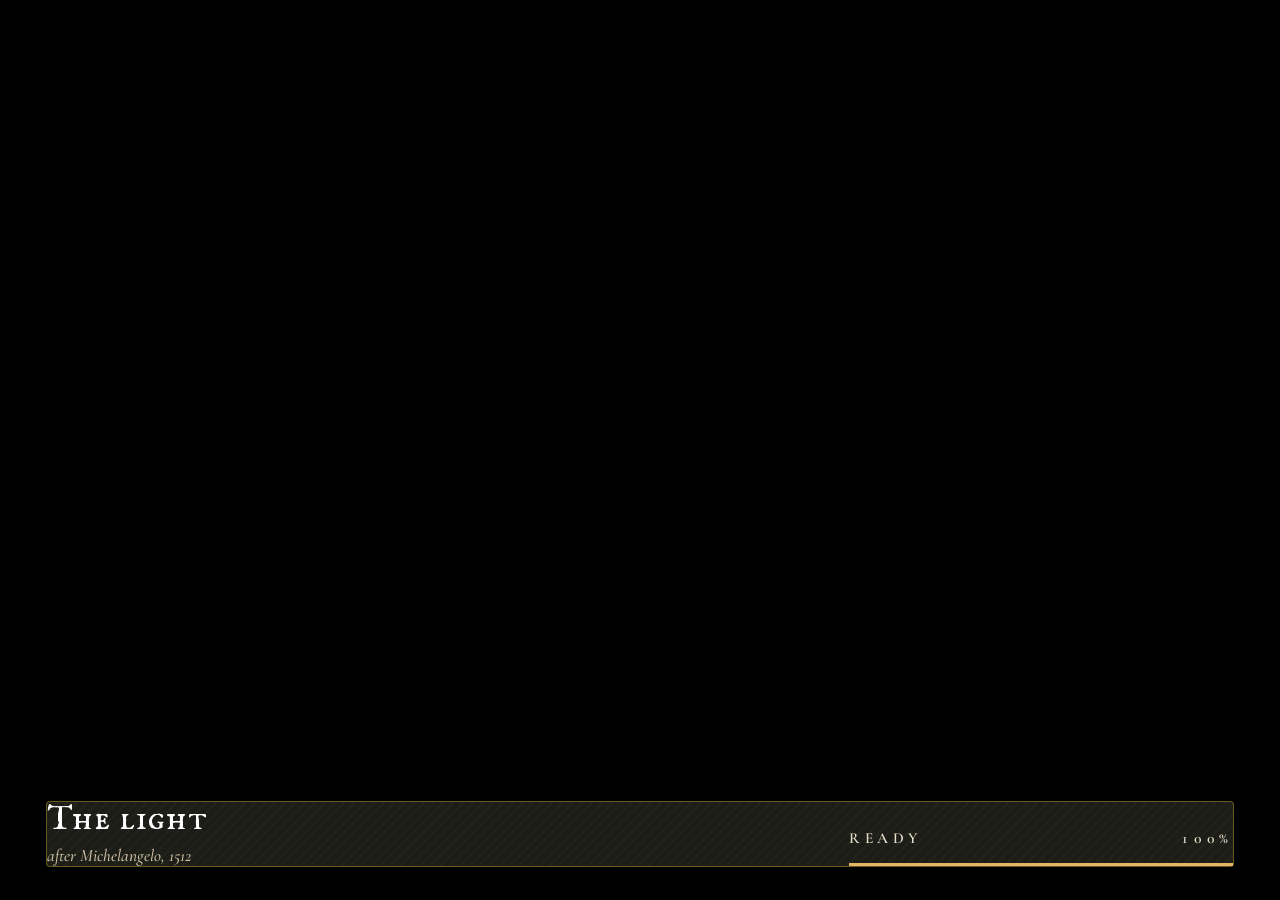
<file: index.html>
<!DOCTYPE html>
<html lang="en">
<head>
<meta charset="utf-8">
<title>Dot War</title>
<link rel="stylesheet" href="assets/fonts/fonts.css">
<link rel="stylesheet" href="style.css">
</head>
<body>
<!-- Open-map layout (patch 0.2b, Kaan's pick): the map fills the window; small panels float over it. -->
<div id="main">
  <canvas id="game"></canvas>
</div>
<div id="top" class="hud">
  <div id="resources"></div>
  <button id="idleBtn" class="hidden" title="Idle Workers: click or press I to select the next one and centre the view"></button>
</div>
<div id="topRight" class="hud">
  <div id="clock">00:00</div>
  <div id="speedbox">
    <button data-speed="0" title="Pause (Space)">❚❚</button>
    <button data-speed="1" class="on" title="Normal">1×</button>
    <button data-speed="2" title="Fast">2×</button>
    <button data-speed="4" title="Very fast">4×</button>
  </div>
  <button id="menuBtn" title="Menu (Esc from the menu returns)">Menu</button>
  <button id="musicBtn" title="Music on / off">♫</button>
  <button id="helpBtn" title="Controls (F1)">?</button>
</div>
<div id="miniBox" class="hud"><canvas id="minimap" width="284" height="284"></canvas></div>
<div id="groupBar" aria-label="Groups"></div>
<div id="panel" class="hud">
  <div id="tabs">
    <button data-tab="sel" class="on">Selection</button>
    <button data-tab="build">Build</button>
    <button data-tab="research">Research</button>
    <button data-tab="army">Army</button>
  </div>
  <div id="tabcontent"></div>
</div>
<div id="cmdBox" class="hud hidden"></div>
<!-- Start menu over a painting (js/menu.js builds the columns next to the canvas). -->
<div id="menu" class="hidden"><canvas aria-hidden="true"></canvas></div>
<!-- Loading screen over a painting (js/loading.js fills the plaque and drives the bar). -->
<div id="loading">
  <canvas aria-hidden="true"></canvas>
  <div class="band"></div>
  <div class="hud">
    <div class="plaque"><h2></h2><p></p></div>
    <div class="load" role="progressbar" aria-label="Loading" aria-valuemin="0" aria-valuemax="100">
      <div class="row"><span>Loading</span><span>0%</span></div>
      <div class="track"><div class="fill"></div></div>
    </div>
  </div>
  <div class="veil"></div>
</div>
<div id="help" class="hidden">
  <h2>Controls</h2>
  <ul>
    <li><b>Select:</b> left click or drag a box. <b>Shift</b> adds to the selection. <b>Double click</b> selects all of that type on screen. <b>Ctrl+A</b> selects everyone on screen.</li>
    <li><b>Right click</b> is the smart command: ground moves, an enemy attacks, your camp, mine, tapper or refinery puts them to work (a Truck hauls 120 a trip), your tower, Bunker or HQ garrisons it, your Truck is boarded, your unfinished line gets dug on. With a camp, mine, tapper, refinery or Depot selected, right click one of your Depots to make it the supply link.</li>
    <li><b>Unit commands:</b> <b>F</b> attack-move (click an enemy or a point; mortars bombard the point), <b>R</b> defend position, <b>G</b> retreat towards base, <b>X</b> stop, <b>E</b> enter (click a camp, mine, tapper, refinery, Scout Tower, Bunker, the HQ or a Truck), <b>Q</b> unload selected Trucks, <b>K</b> fill a trench (Workers), <b>V</b> throw a grenade (Riflemen, after the research). After their research: <b>M</b> mortars fire smoke, <b>L</b> mortars fire a flare, <b>C</b> a soldier blows up a barricade, wire or bridge. <b>Hold Shift</b> to queue orders back to back.</li>
    <li>Suppressed units (yellow ring) ignore target orders and fire at the closest enemy. Snipers keep their orders, take half the stress and never panic. Retreating units shed stress twice as fast and are not slowed by it.</li>
    <li><b>B</b> opens the Build tab; while it is open a letter picks what to build: <b>L</b> Lumber Camp, <b>M</b> Mine, <b>Z</b> Rubber Tapper, <b>F</b> Refinery, <b>C</b> Barracks, <b>O</b> Ordnance Works, <b>K</b> Workshop, <b>G</b> Depot, <b>R</b> R&amp;D Lab, <b>T</b> Scout Tower, <b>U</b> Bunker, <b>P</b> Field Hospital. <b>Lines:</b> <b>Y</b> trench, <b>I</b> barricade, <b>J</b> barbed wire, <b>E</b> road, <b>V</b> bridge: hold the left button and drag; the selected soldiers dig defences (Workers build roads and bridges), or idle Workers within 300 m if none are selected. <b>N</b> research overview. <b>O</b> army overview (every unit by type and what it is doing; click a number to select those units). <b>I</b> selects the next idle Worker. <b>J</b> jumps to the latest "under attack" alert. <b>H</b> jump to headquarters. <b>Tab</b> cycles factories.</li>
    <li>With a factory selected: <b>Z X C V</b> train the listed units (<b>Tab</b> shows the next four if there are more), <b>right click a unit in its list</b> to train it on repeat (again to stop), right click the map sets the rally point. With a tower selected: <b>T</b> upgrade. With a tower, Bunker or HQ selected: <b>Q</b> unload everyone. With a Truck selected, its panel shows fuel, passengers and Retrofit (next to a Workshop).</li>
    <li><b>Squadrons:</b> <b>Ctrl+1..9</b> with 2 to 12 soldiers selected forms squadron 1..9 (a soldier is in one squadron at a time); with nothing selected it clears it. <b>1..9</b> or a click on the squadron bar selects, press twice to centre the view. Orders to any member move the whole squadron in formation; <b>right-drag</b> sets the width and facing of its line. Right click a squad member with a factory selected to send new units to that squadron.</li>
    <li><b>Camera:</b> <b>W A S D</b>, arrow keys, screen edge, or hold the <b>middle mouse button</b> and drag. <b>Mouse wheel</b> zooms. Click or right click the minimap.</li>
    <li><b>Time:</b> <b>Space</b> pause, <b>,</b> slower, <b>.</b> faster. 1× is a calm pace; 2× is the original tempo.</li>
    <li><b>Weather and night:</b> the line next to the clock shows the weather, the time of day and a forecast a minute ahead. At night everyone sees half as far, a soldier who fires is seen for 3 s, and mortars fire only at what your side can see (flares and searchlights help). Rain slows movement off-road and spoils aim, fog cuts vision, snow slows infantry and digging. Direct fire needs your side to see the target.</li>
    <li>High ground: more vision, more range and damage firing downhill. Ridges block sight and bullets. Steep slopes crawl or are impassable. Forests hide units and give cover. A Scout Tower adds height to whoever is inside.</li>
    <li><b>Esc</b> cancels a command or clears the selection.</li>
  </ul>
  <p>Press <b>F1</b> or click anywhere to close.</p>
</div>
<div id="msg" class="hidden"></div>
<script src="js/util.js"></script>
<script src="js/data.js"></script>
<script src="js/icons.js"></script>
<script src="js/terrain.js"></script>
<script src="js/path.js"></script>
<script src="js/fog.js"></script>
<script src="js/entities.js"></script>
<script src="js/game.js"></script>
<script src="js/ai.js"></script>
<script src="js/render.js"></script>
<script src="js/input.js"></script>
<script src="js/portraits.js"></script>
<script src="js/ui.js"></script>
<script src="js/maps.js"></script>
<script src="js/sim.js"></script>
<script src="js/audio.js"></script>
<script src="assets/paintings/painting-fx.js"></script>
<script src="js/loading.js"></script>
<script src="js/menu.js"></script>
<script src="js/main.js"></script>
</body>
</html>
</file>
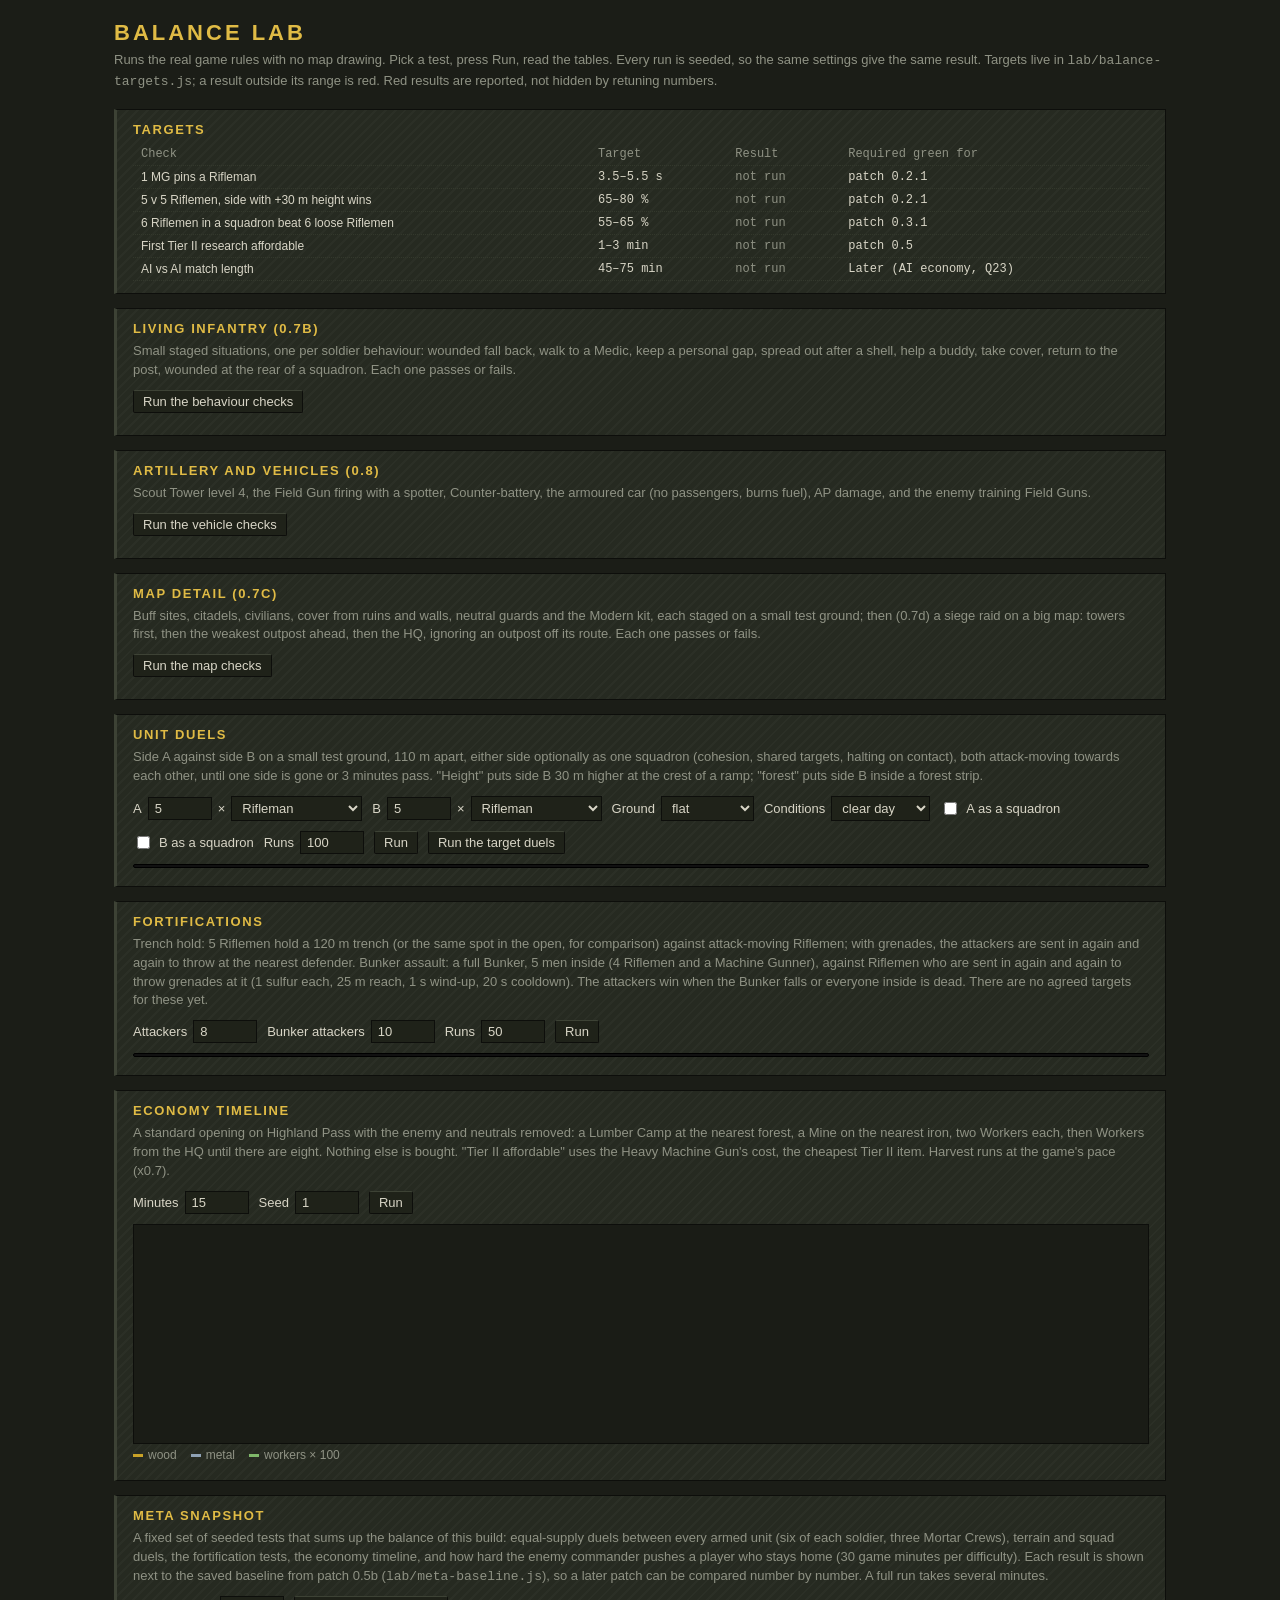
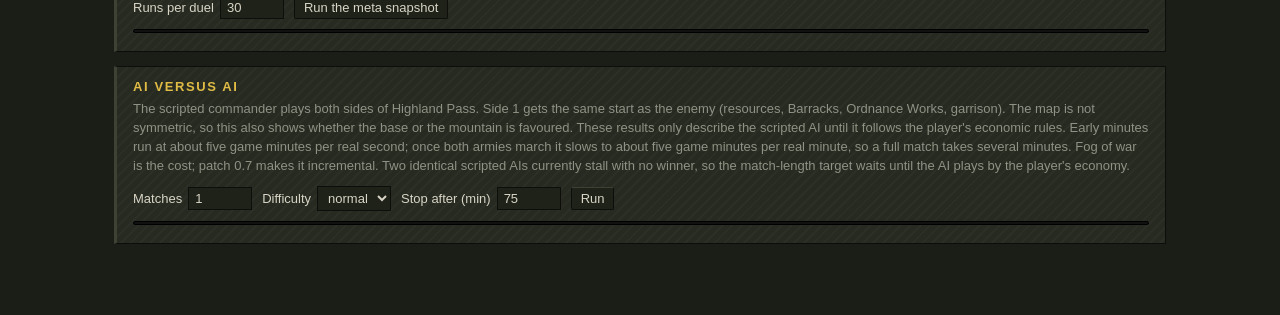
<file: lab.html>
<!DOCTYPE html>
<html lang="en">
<head>
<meta charset="utf-8">
<meta name="viewport" content="width=device-width, initial-scale=1">
<title>Dot War Balance Lab</title>
<link rel="stylesheet" href="style.css">
<style>
  html, body { height: auto; overflow: auto; user-select: text; }   /* the game's stylesheet pins the page to one screen */
  body { background: var(--bg); padding: 20px 24px 60px; max-width: 1100px; margin: 0 auto; }
  h1 { margin: 0 0 4px; font-size: 22px; color: var(--brass2); letter-spacing: 3px; text-transform: uppercase; }
  .lead { color: var(--muted); margin: 0 0 18px; line-height: 1.5; }
  .test { background-color: var(--panel); background-image: var(--stripes); border: 1px solid var(--line); border-left: 3px solid var(--edge); padding: 12px 16px; margin-bottom: 14px; }
  .test h2 { margin: 0 0 6px; font-size: 13px; text-transform: uppercase; letter-spacing: 1.6px; color: var(--brass2); }
  .test p { margin: 0 0 10px; color: var(--muted); line-height: 1.45; }
  .controls { display: flex; flex-wrap: wrap; gap: 10px; align-items: center; margin-bottom: 10px; }
  .controls label { display: flex; gap: 6px; align-items: center; color: var(--text); }
  select, input[type=number] { background: #1f2219; color: var(--text); border: 1px solid var(--line); padding: 3px 6px; font: inherit; }
  input[type=number] { width: 64px; }
  table { border-collapse: collapse; width: 100%; margin-top: 6px; font-family: Consolas, "Cascadia Mono", monospace; font-size: 12px; }
  th, td { text-align: left; padding: 4px 8px; border-bottom: 1px dotted #33382c; }
  th { color: var(--muted); font-weight: 500; }
  td.num { text-align: right; font-variant-numeric: tabular-nums; }
  .ok { color: var(--good); } .bad { color: var(--bad); font-weight: 600; } .pending { color: var(--muted); }
  .targets td:first-child { font-family: "Segoe UI", Arial, sans-serif; }
  .bar { height: 4px; margin-top: 8px; } .bar > div { width: 0; background: var(--brass); transition: width 0.2s; }
  canvas.chart { width: 100%; height: 220px; background: #1a1c16; border: 1px solid var(--line); margin-top: 8px; display: block; }
  .legend { display: flex; gap: 14px; font-size: 12px; color: var(--muted); margin-top: 4px; }
  .legend i { display: inline-block; width: 10px; height: 3px; margin-right: 5px; vertical-align: middle; }
</style>
</head>
<body>
<h1>Balance Lab</h1>
<p class="lead">Runs the real game rules with no map drawing. Pick a test, press Run, read the tables. Every run is seeded, so the same settings give the same result. Targets live in <code>lab/balance-targets.js</code>; a result outside its range is red. Red results are reported, not hidden by retuning numbers.</p>

<div class="test">
  <h2>Targets</h2>
  <table class="targets" id="targets"><tr><th>Check</th><th>Target</th><th>Result</th><th>Required green for</th></tr></table>
</div>

<div class="test">
  <h2>Living infantry (0.7b)</h2>
  <p>Small staged situations, one per soldier behaviour: wounded fall back, walk to a Medic, keep a personal gap, spread out after a shell, help a buddy, take cover, return to the post, wounded at the rear of a squadron. Each one passes or fails.</p>
  <div class="controls"><button class="btn" id="runBehaviour">Run the behaviour checks</button></div>
  <table class="targets" id="behaviourOut"></table>
</div>

<div class="test">
  <h2>Artillery and vehicles (0.8)</h2>
  <p>Scout Tower level 4, the Field Gun firing with a spotter, Counter-battery, the armoured car (no passengers, burns fuel), AP damage, and the enemy training Field Guns.</p>
  <div class="controls"><button class="btn" id="runVehicleChecks">Run the vehicle checks</button></div>
  <table class="targets" id="vehicleOut"></table>
</div>

<div class="test">
  <h2>Map detail (0.7c)</h2>
  <p>Buff sites, citadels, civilians, cover from ruins and walls, neutral guards and the Modern kit, each staged on a small test ground; then (0.7d) a siege raid on a big map: towers first, then the weakest outpost ahead, then the HQ, ignoring an outpost off its route. Each one passes or fails.</p>
  <div class="controls"><button class="btn" id="runMapChecks">Run the map checks</button></div>
  <table class="targets" id="mapOut"></table>
</div>

<div class="test">
  <h2>Unit duels</h2>
  <p>Side A against side B on a small test ground, 110 m apart, either side optionally as one squadron (cohesion, shared targets, halting on contact), both attack-moving towards each other, until one side is gone or 3 minutes pass. "Height" puts side B 30 m higher at the crest of a ramp; "forest" puts side B inside a forest strip.</p>
  <div class="controls">
    <label>A <input type="number" id="nA" value="5" min="1" max="20"> × <select id="tA"></select></label>
    <label>B <input type="number" id="nB" value="5" min="1" max="20"> × <select id="tB"></select></label>
    <label>Ground <select id="ground"><option value="flat">flat</option><option value="height">B +30 m</option><option value="forest">B in forest</option></select></label>
    <label>Conditions <select id="cond"><option value="">clear day</option><option value="night">night</option><option value="rain">rain</option><option value="fog">fog</option><option value="snow">snow</option><option value="fog-night">fog at night</option></select></label>
    <label><input type="checkbox" id="sqA"> A as a squadron</label>
    <label><input type="checkbox" id="sqB"> B as a squadron</label>
    <label>Runs <input type="number" id="runs" value="100" min="1" max="500"></label>
    <button class="btn" id="runDuel">Run</button>
    <button class="btn" id="runGates">Run the target duels</button>
  </div>
  <div class="bar" id="duelBar"><div></div></div>
  <table id="duelOut"></table>
</div>

<div class="test">
  <h2>Fortifications</h2>
  <p>Trench hold: 5 Riflemen hold a 120 m trench (or the same spot in the open, for comparison) against attack-moving Riflemen; with grenades, the attackers are sent in again and again to throw at the nearest defender. Bunker assault: a full Bunker, 5 men inside (4 Riflemen and a Machine Gunner), against Riflemen who are sent in again and again to throw grenades at it (1 sulfur each, 25 m reach, 1 s wind-up, 20 s cooldown). The attackers win when the Bunker falls or everyone inside is dead. There are no agreed targets for these yet.</p>
  <div class="controls">
    <label>Attackers <input type="number" id="fortA" value="8" min="1" max="30"></label>
    <label>Bunker attackers <input type="number" id="fortBA" value="10" min="1" max="30"></label>
    <label>Runs <input type="number" id="fortRuns" value="50" min="1" max="300"></label>
    <button class="btn" id="runFort">Run</button>
  </div>
  <div class="bar" id="fortBar"><div></div></div>
  <table id="fortOut"></table>
</div>

<div class="test">
  <h2>Economy timeline</h2>
  <p>A standard opening on Highland Pass with the enemy and neutrals removed: a Lumber Camp at the nearest forest, a Mine on the nearest iron, two Workers each, then Workers from the HQ until there are eight. Nothing else is bought. "Tier II affordable" uses the Heavy Machine Gun's cost, the cheapest Tier II item. Harvest runs at the game's pace (x0.7).</p>
  <div class="controls">
    <label>Minutes <input type="number" id="ecoMin" value="15" min="1" max="60"></label>
    <label>Seed <input type="number" id="ecoSeed" value="1"></label>
    <button class="btn" id="runEco">Run</button>
  </div>
  <canvas class="chart" id="ecoChart" width="1000" height="220"></canvas>
  <div class="legend"><span><i style="background:#c9a227"></i>wood</span><span><i style="background:#8fa2b5"></i>metal</span><span><i style="background:#7fb86a"></i>workers × 100</span></div>
  <table id="ecoOut"></table>
</div>

<div class="test">
  <h2>Meta snapshot</h2>
  <p>A fixed set of seeded tests that sums up the balance of this build: equal-supply duels between every armed unit (six of each soldier, three Mortar Crews), terrain and squad duels, the fortification tests, the economy timeline, and how hard the enemy commander pushes a player who stays home (30 game minutes per difficulty). Each result is shown next to the saved baseline from patch 0.5b (<code>lab/meta-baseline.js</code>), so a later patch can be compared number by number. A full run takes several minutes.</p>
  <div class="controls">
    <label>Runs per duel <input type="number" id="metaRuns" value="30" min="5" max="200"></label>
    <button class="btn" id="runMeta">Run the meta snapshot</button>
  </div>
  <div class="bar" id="metaBar"><div></div></div>
  <table id="metaOut"></table>
</div>

<div class="test">
  <h2>AI versus AI</h2>
  <p>The scripted commander plays both sides of Highland Pass. Side 1 gets the same start as the enemy (resources, Barracks, Ordnance Works, garrison). The map is not symmetric, so this also shows whether the base or the mountain is favoured. These results only describe the scripted AI until it follows the player's economic rules. Early minutes run at about five game minutes per real second; once both armies march it slows to about five game minutes per real minute, so a full match takes several minutes. Fog of war is the cost; patch 0.7 makes it incremental. Two identical scripted AIs currently stall with no winner, so the match-length target waits until the AI plays by the player's economy.</p>
  <div class="controls">
    <label>Matches <input type="number" id="aiN" value="1" min="1" max="20"></label>
    <label>Difficulty <select id="aiDiff"><option>easy</option><option selected>normal</option><option>hard</option></select></label>
    <label>Stop after (min) <input type="number" id="aiMax" value="75" min="10" max="240"></label>
    <button class="btn" id="runAi">Run</button>
  </div>
  <div class="bar" id="aiBar"><div></div></div>
  <table id="aiOut"></table>
</div>

<script src="js/util.js"></script>
<script src="js/data.js"></script>
<script src="js/icons.js"></script>
<script src="js/terrain.js"></script>
<script src="js/path.js"></script>
<script src="js/fog.js"></script>
<script src="js/entities.js"></script>
<script src="js/game.js"></script>
<script src="js/ai.js"></script>
<script src="js/maps.js"></script>
<script src="js/sim.js"></script>
<script src="lab/balance-targets.js"></script>
<script src="lab/meta-baseline.js"></script>
<script src="lab/lab-tests.js"></script>
<script src="lab/lab.js"></script>
</body>
</html>
</file>
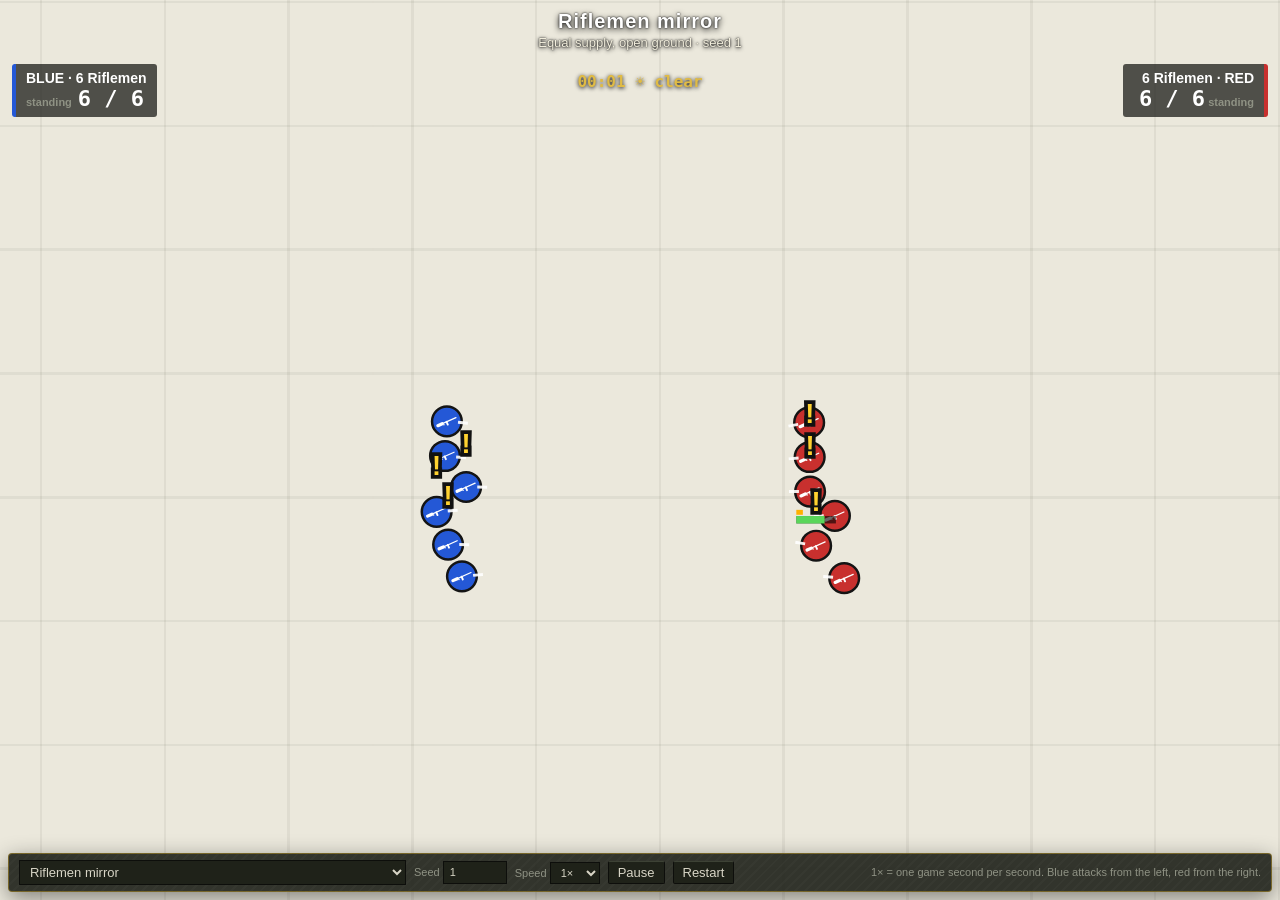
<file: theatre.html>
<!DOCTYPE html>
<html lang="en">
<head>
<meta charset="utf-8">
<meta name="viewport" content="width=device-width, initial-scale=1">
<title>Dot War Fight Theatre</title>
<link rel="stylesheet" href="assets/fonts/fonts.css">
<link rel="stylesheet" href="style.css">
<style>
  #bar { left: 8px; right: 8px; bottom: 8px; display: flex; flex-wrap: wrap; gap: 8px; align-items: center; padding: 6px 10px; }
  #bar select, #bar input { background: #1f2219; color: var(--text); border: 1px solid var(--line); padding: 3px 6px; font: inherit; }
  #bar input { width: 64px; }
  #bar .grow { flex: 1; }
  #cap { position: fixed; z-index: 6; left: 50%; top: 10px; transform: translateX(-50%); text-align: center; pointer-events: none; }
  #cap .t { font: 600 20px "Bahnschrift", "Segoe UI", sans-serif; letter-spacing: 1px; color: #fff; text-shadow: 0 2px 6px #000, 0 0 2px #000; }
  #cap .n { font-size: 13px; color: #f2eedd; text-shadow: 0 1px 4px #000, 0 0 2px #000; margin-top: 2px; }
  .side { position: fixed; z-index: 6; top: 64px; padding: 6px 10px; font: 600 14px "Bahnschrift", "Segoe UI", sans-serif; color: #fff; border-radius: 3px; background: rgba(20, 22, 17, 0.72); }
  .side b { font-size: 22px; font-family: Consolas, monospace; margin-left: 6px; }
  #sideA { left: 12px; border-left: 4px solid #2458d6; }
  #sideB { right: 12px; border-right: 4px solid #c8302e; text-align: right; }
  #clockT { position: fixed; z-index: 6; left: 50%; top: 72px; transform: translateX(-50%); font: 600 16px Consolas, monospace; color: var(--brass2); text-shadow: 0 1px 4px #000; }
  #banner { position: fixed; z-index: 7; left: 50%; top: 42%; transform: translate(-50%, -50%); padding: 14px 26px; background: rgba(15, 16, 12, 0.85); border: 1px solid var(--brass); border-radius: 4px; text-align: center; color: #fff; font: 600 26px "Bahnschrift", "Segoe UI", sans-serif; }
  #banner .d { font: 400 14px "Segoe UI", sans-serif; color: var(--text); margin-top: 6px; }
  #minimap { display: none; }
  body.match #minimap { display: block; position: fixed; z-index: 6; right: 12px; bottom: 12px; width: 200px; height: 200px; border: 1px solid var(--brass); }
  body.rec #bar { display: none; }
</style>
</head>
<body>
<!-- Fight Theatre: watch the Balance Lab's set-piece fights with the real renderer, both sides visible.
     URL: theatre.html?s=<scenario id>&seed=<n>&speed=<game seconds per second>&note=<text>
     A whole AI-versus-AI match on Highland Pass: theatre.html?match=<seed>&diff=normal -->
<div id="main"><canvas id="game"></canvas></div>
<canvas id="minimap" width="200" height="200"></canvas>
<div id="cap"><div class="t"></div><div class="n"></div></div>
<div id="sideA" class="side"></div>
<div id="sideB" class="side"></div>
<div id="clockT"></div>
<div id="banner" class="hidden"></div>
<div id="bar" class="hud">
  <select id="scen"></select>
  <label class="small">Seed <input id="seed" type="number" value="1" min="1"></label>
  <label class="small">Speed <select id="speed"><option value="0.25">¼×</option><option value="0.5">½×</option><option value="1" selected>1×</option><option value="2">2×</option><option value="4">4×</option><option value="8">8×</option></select></label>
  <button class="btn" id="play">Pause</button>
  <button class="btn" id="restart">Restart</button>
  <span class="grow"></span>
  <span class="small">1× = one game second per second. Blue attacks from the left, red from the right.</span>
</div>
<script src="js/util.js"></script>
<script src="js/data.js"></script>
<script src="js/icons.js"></script>
<script src="js/terrain.js"></script>
<script src="js/path.js"></script>
<script src="js/fog.js"></script>
<script src="js/entities.js"></script>
<script src="js/game.js"></script>
<script src="js/ai.js"></script>
<script src="js/render.js"></script>
<script src="js/input.js"></script>
<script src="js/maps.js"></script>
<script src="js/sim.js"></script>
<script src="lab/lab-tests.js"></script>
<script src="lab/fight-scenarios.js"></script>
<script src="lab/theatre.js"></script>
</body>
</html>
</file>
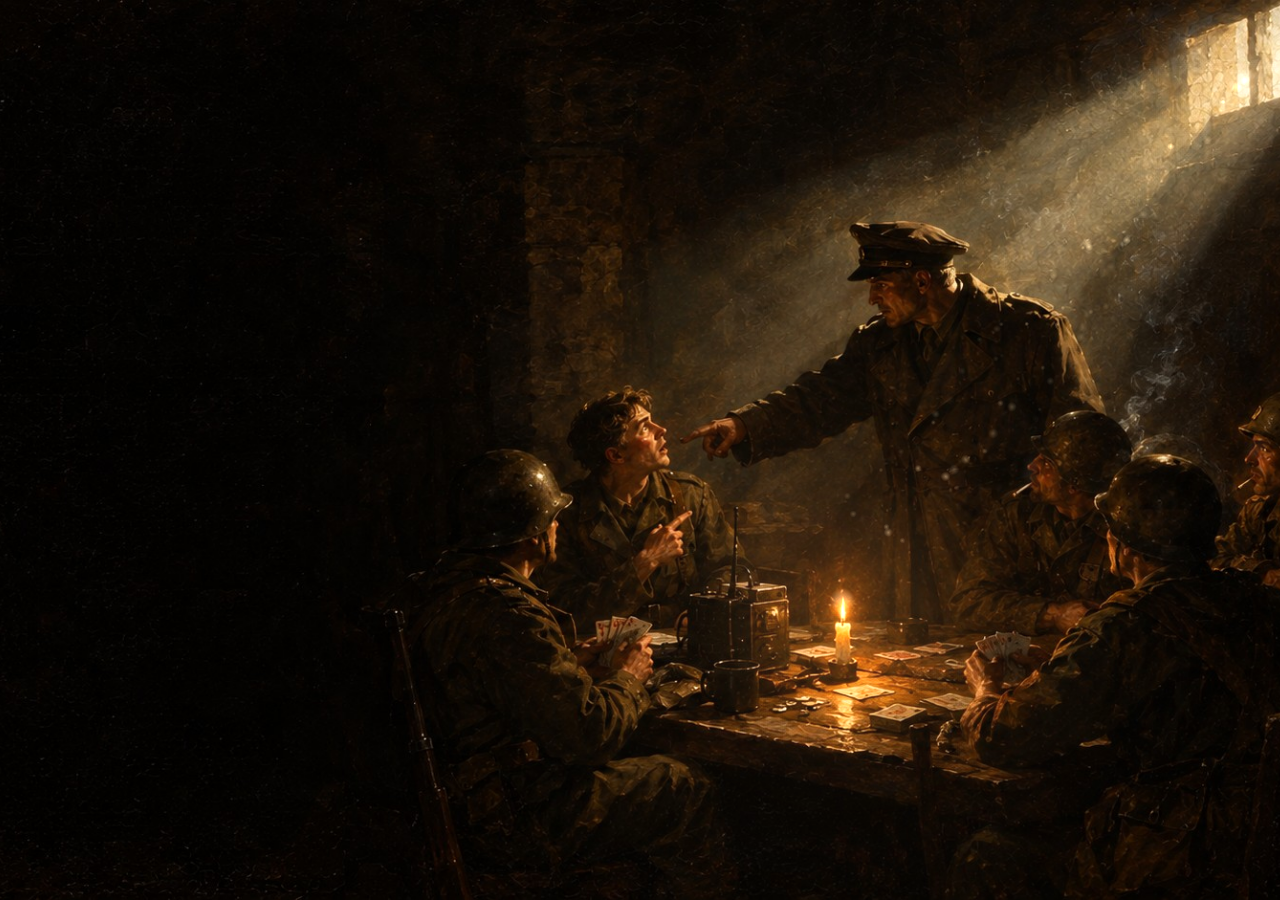
<file: assets/paintings/bare.html>
<!DOCTYPE html>
<html lang="en">
<head>
<meta charset="utf-8">
<meta name="viewport" content="width=device-width, initial-scale=1">
<title>Dot War paintings (bare)</title>
<style>
  html, body { margin: 0; height: 100%; background: #000; overflow: hidden; }
  canvas { display: block; width: 100vw; height: 100vh; }
</style>
</head>
<body>
<!-- Animated paintings with no UI at all. Pick one with the hash (bare.html#the-light) or
     cycle with the left and right arrow keys. Serve from the repo root: python serve.py 8765,
     then open http://localhost:8765/assets/paintings/bare.html#the-calling -->
<canvas id="fx" aria-label="Animated painting"></canvas>
<script src="painting-fx.js"></script>
<script>
  const fx = PaintingFx.create(document.getElementById('fx'), { base: '' });
  const all = PaintingFx.ids();
  const pick = () => { const h = location.hash.slice(1); fx.show(all.includes(h) ? h : all[0]); document.title = PaintingFx.info(fx.id).title; };
  addEventListener('hashchange', pick);
  addEventListener('keydown', e => {
    if (e.key !== 'ArrowRight' && e.key !== 'ArrowLeft') return;
    const i = all.indexOf(fx.id) + (e.key === 'ArrowRight' ? 1 : -1);
    location.hash = all[(i + all.length) % all.length];
  });
  pick(); fx.start();
</script>
</body>
</html>
</file>
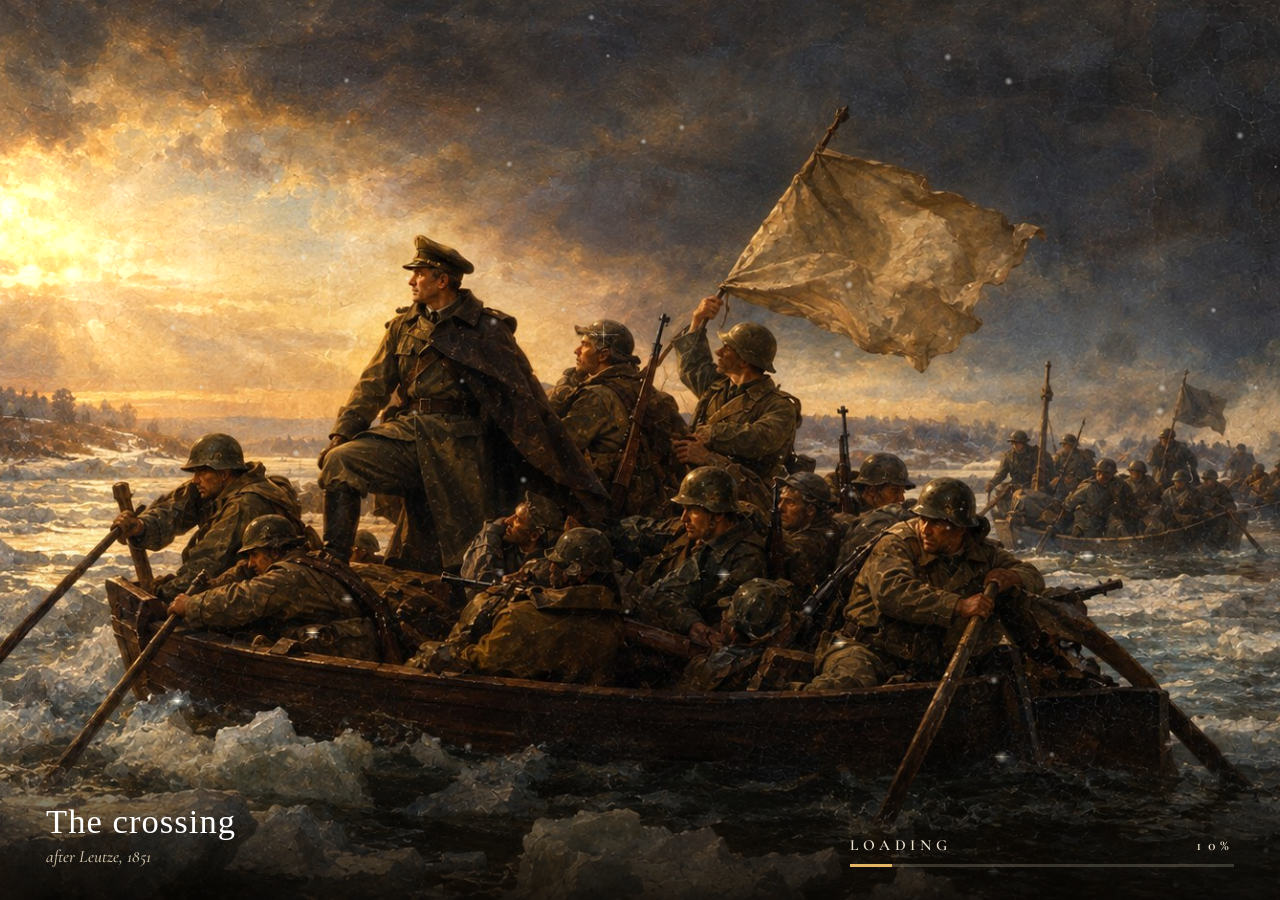
<file: assets/paintings/reference/loading-preview.html>
<!DOCTYPE html>
<html lang="en">
<head>
<meta charset="utf-8">
<meta name="viewport" content="width=device-width, initial-scale=1">
<title>Dot War loading preview</title>
<!-- Design reference only: the agreed look of the loading screen. The progress here is fake and
     advances to the next painting when full; in the game it should follow real loading. -->
<link rel="stylesheet" href="https://fonts.googleapis.com/css2?family=IM+Fell+English+SC&family=Cormorant+Garamond:ital,wght@0,600;1,500&display=swap">
<style>
  html, body { margin: 0; height: 100%; background: #000; overflow: hidden; }
  .stage { position: relative; width: 100vw; height: 100vh; container-type: inline-size; }
  canvas { position: absolute; inset: 0; width: 100%; height: 100%; display: block; }
  .veil { position: absolute; inset: 0; background: #000; transition: opacity .45s ease; pointer-events: none; }
  .veil.clear { opacity: 0; }
  .band { position: absolute; left: 0; right: 0; bottom: 0; height: 22%; background: linear-gradient(to top, rgba(6,4,2,.88), rgba(6,4,2,.55) 45%, rgba(6,4,2,0)); }
  .hud { position: absolute; left: 3.6cqw; right: 3.6cqw; bottom: 2.6cqw; display: flex; align-items: flex-end; justify-content: space-between; gap: 3cqw; }
  .plaque h2 { margin: 0; font: 400 2.7cqw/1.05 'IM Fell English SC', Georgia, serif; color: #fff; letter-spacing: .03em; }
  .plaque p { margin: .5cqw 0 0; font: italic 500 1.35cqw 'Cormorant Garamond', Georgia, serif; color: #cdbfa6; }
  .load { width: 30cqw; display: grid; gap: .8cqw; }
  .row { display: flex; justify-content: space-between; font: 600 1.2cqw 'Cormorant Garamond', Georgia, serif; letter-spacing: .3em; text-transform: uppercase; color: #e9dfcd; font-variant-numeric: tabular-nums; }
  .track { position: relative; height: max(2px, .22cqw); background: rgba(255,240,210,.18); overflow: hidden; }
  .fill { position: absolute; inset: 0 auto 0 0; width: 0; background: #e3b565; box-shadow: 0 0 1.2cqw rgba(255,190,90,.7); }
</style>
</head>
<body>
<div class="stage">
  <canvas id="fx" aria-hidden="true"></canvas>
  <div class="band"></div>
  <div class="hud">
    <div class="plaque"><h2 id="title"></h2><p id="after"></p></div>
    <div class="load" role="progressbar" aria-label="Loading" aria-valuemin="0" aria-valuemax="100" id="lp">
      <div class="row"><span>Loading</span><span id="pct">0%</span></div>
      <div class="track"><div class="fill" id="fill"></div></div>
    </div>
  </div>
  <div class="veil" id="veil"></div>
</div>
<script src="../painting-fx.js"></script>
<script>
  const fx = PaintingFx.create(document.getElementById('fx'), { base: '../' });
  const ids = PaintingFx.ids('loading'), $ = id => document.getElementById(id);
  let i = 0, progress = 0;
  function next() {
    $('veil').classList.remove('clear');
    setTimeout(() => {
      const id = ids[i++ % ids.length], p = PaintingFx.info(id);
      $('title').textContent = p.title; $('after').textContent = p.after; progress = 0;
      fx.show(id).then(() => $('veil').classList.add('clear'));
    }, 450);
  }
  setInterval(() => {
    if (progress >= 100) { progress = 101; return next(); }
    if (progress > 100) return;
    progress = Math.min(100, progress + 2 + Math.random() * 7);
    $('fill').style.width = progress + '%'; $('pct').textContent = Math.floor(progress) + '%'; $('lp').setAttribute('aria-valuenow', Math.floor(progress));
  }, 400);
  next(); fx.start();
</script>
</body>
</html>
</file>
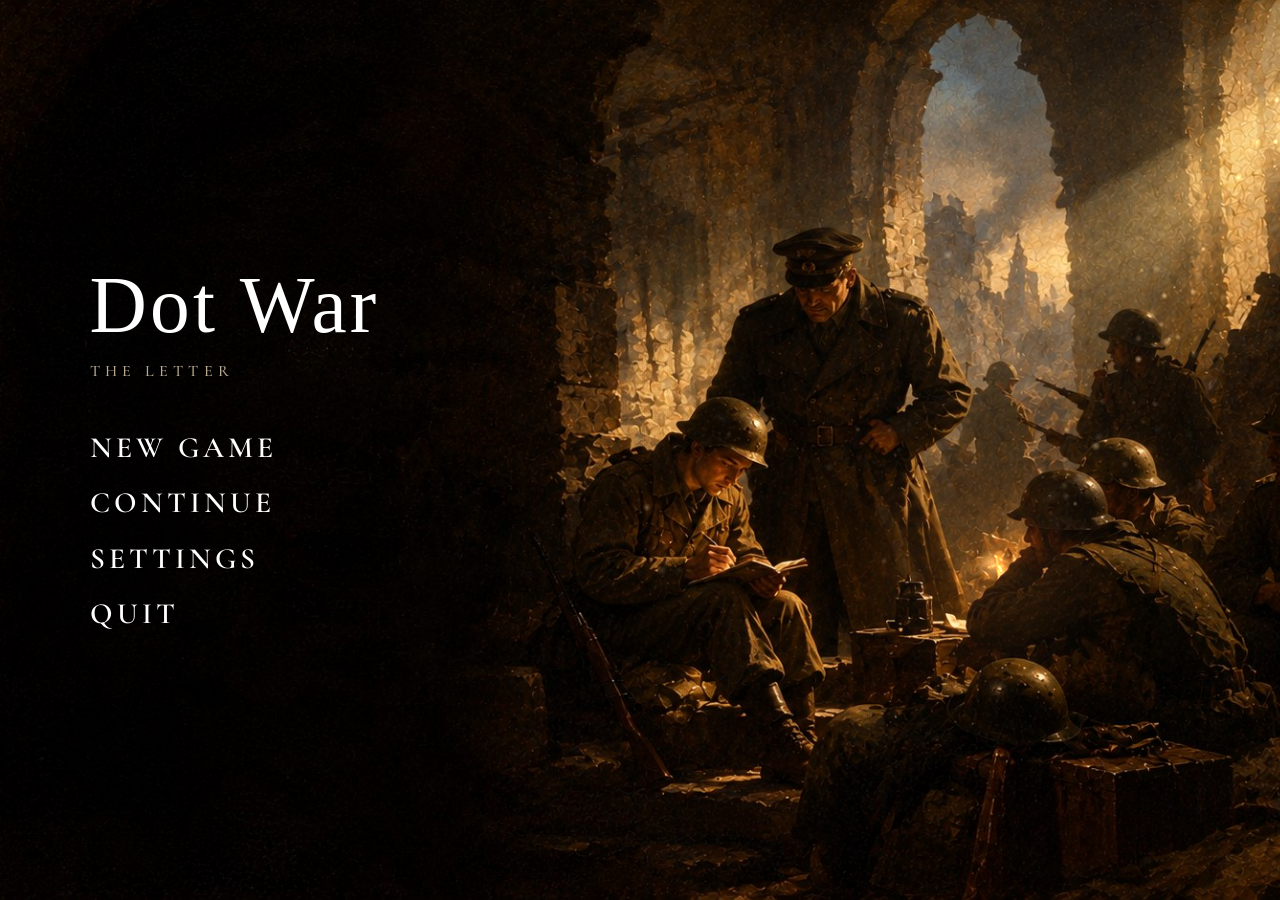
<file: assets/paintings/reference/menu-preview.html>
<!DOCTYPE html>
<html lang="en">
<head>
<meta charset="utf-8">
<meta name="viewport" content="width=device-width, initial-scale=1">
<title>Dot War menu preview</title>
<!-- Design reference only: shows the agreed look of the main menu over a random menu painting.
     The real menu is built in js/menu.js; the buttons here do nothing. -->
<link rel="stylesheet" href="https://fonts.googleapis.com/css2?family=IM+Fell+English+SC&family=Cormorant+Garamond:wght@500;600&display=swap">
<style>
  html, body { margin: 0; height: 100%; background: #000; overflow: hidden; }
  .stage { position: relative; width: 100vw; height: 100vh; container-type: inline-size; }
  canvas { position: absolute; inset: 0; width: 100%; height: 100%; display: block; }
  .menu { position: absolute; left: 7cqw; top: 50%; transform: translateY(-50%); display: grid; gap: 2.4cqw; }
  .menu h1 { margin: 0; font: 400 6.2cqw/1 'IM Fell English SC', Georgia, serif; letter-spacing: .04em; color: #fff; }
  .menu .sub { margin: -1.2cqw 0 1.2cqw; font: 500 1.25cqw 'Cormorant Garamond', Georgia, serif; letter-spacing: .32em; text-transform: uppercase; color: #b9ab93; }
  .menu nav { display: grid; gap: 1.1cqw; justify-items: start; }
  .menu button { all: unset; cursor: pointer; font: 600 2.3cqw 'Cormorant Garamond', Georgia, serif; letter-spacing: .14em; text-transform: uppercase; color: #fff; padding: .25cqw 0; position: relative; }
  .menu button::after { content: ''; position: absolute; left: 0; bottom: 0; height: 1px; width: 0; background: #e8a452; transition: width .3s ease; }
  .menu button:hover::after, .menu button:focus-visible::after { width: 100%; }
</style>
</head>
<body>
<div class="stage">
  <canvas id="fx" aria-hidden="true"></canvas>
  <div class="menu">
    <h1>Dot War</h1>
    <div class="sub" id="sub"></div>
    <nav><button>New game</button><button>Continue</button><button>Settings</button><button>Quit</button></nav>
  </div>
</div>
<script src="../painting-fx.js"></script>
<script>
  const fx = PaintingFx.create(document.getElementById('fx'), { base: '../' });
  const id = PaintingFx.pick('menu');  // a new random menu painting on every load
  document.getElementById('sub').textContent = PaintingFx.info(id).title;
  fx.show(id); fx.start();
</script>
</body>
</html>
</file>
<file: assets/fonts/fonts.css>
/* Menu and loading-screen fonts, served locally so the game needs no network for its look.
   IM Fell English SC (Igino Marini) and Cormorant Garamond (Christian Thalmann), both under the
   SIL Open Font License 1.1: see OFL-IMFellEnglishSC.txt and OFL-CormorantGaramond.txt.
   Latin and Latin Extended subsets of the Google Fonts builds; Cormorant is a variable font, one
   file covers weights 500 and 600. */
@font-face { font-family: 'IM Fell English SC'; font-style: normal; font-weight: 400; font-display: swap; src: url(im-fell-english-sc-latin.woff2) format('woff2'); unicode-range: U+0000-00FF, U+0131, U+0152-0153, U+02BB-02BC, U+02C6, U+02DA, U+02DC, U+0304, U+0308, U+0329, U+2000-206F, U+20AC, U+2122, U+2191, U+2193, U+2212, U+2215, U+FEFF, U+FFFD; }
@font-face { font-family: 'Cormorant Garamond'; font-style: normal; font-weight: 500 600; font-display: swap; src: url(cormorant-garamond-latin.woff2) format('woff2'); unicode-range: U+0000-00FF, U+0131, U+0152-0153, U+02BB-02BC, U+02C6, U+02DA, U+02DC, U+0304, U+0308, U+0329, U+2000-206F, U+20AC, U+2122, U+2191, U+2193, U+2212, U+2215, U+FEFF, U+FFFD; }
@font-face { font-family: 'Cormorant Garamond'; font-style: normal; font-weight: 500 600; font-display: swap; src: url(cormorant-garamond-latin-ext.woff2) format('woff2'); unicode-range: U+0100-02BA, U+02BD-02C5, U+02C7-02CC, U+02CE-02D7, U+02DD-02FF, U+0304, U+0308, U+0329, U+1D00-1DBF, U+1E00-1E9F, U+1EF2-1EFF, U+2020, U+20A0-20AB, U+20AD-20C0, U+2113, U+2C60-2C7F, U+A720-A7FF; }
@font-face { font-family: 'Cormorant Garamond'; font-style: italic; font-weight: 500 600; font-display: swap; src: url(cormorant-garamond-italic-latin.woff2) format('woff2'); unicode-range: U+0000-00FF, U+0131, U+0152-0153, U+02BB-02BC, U+02C6, U+02DA, U+02DC, U+0304, U+0308, U+0329, U+2000-206F, U+20AC, U+2122, U+2191, U+2193, U+2212, U+2215, U+FEFF, U+FFFD; }
@font-face { font-family: 'Cormorant Garamond'; font-style: italic; font-weight: 500 600; font-display: swap; src: url(cormorant-garamond-italic-latin-ext.woff2) format('woff2'); unicode-range: U+0100-02BA, U+02BD-02C5, U+02C7-02CC, U+02CE-02D7, U+02DD-02FF, U+0304, U+0308, U+0329, U+1D00-1DBF, U+1E00-1E9F, U+1EF2-1EFF, U+2020, U+20A0-20AB, U+20AD-20C0, U+2113, U+2C60-2C7F, U+A720-A7FF; }
</file>
<file: style.css>
/* Dot War theme: field-map olive, brass accents, stencil headings. */
:root {
  --bg: #1b1d17; --panel: #262a21; --panel2: #2e3328; --panel3: #363b2f; --line: #0d0e0b; --edge: #3d4235;
  --brass: #c9a227; --brass2: #e0bb45; --text: #d8d5c6; --muted: #8f9284; --good: #7fb86a; --warn: #d9b64a; --bad: #c94a3f;
  --stripes: repeating-linear-gradient(135deg, rgba(255, 255, 255, 0.025) 0 2px, transparent 2px 7px);
}
* { box-sizing: border-box; }
html, body { margin: 0; height: 100%; overflow: hidden; background: var(--bg); font-family: "Segoe UI", "Helvetica Neue", Arial, sans-serif; font-size: 13px; color: var(--text); user-select: none; }
h1, h2, h3, .name, #tabs button, .cmd .lbl, .diffrow span, .mapcard .name { font-family: "Bahnschrift", "Segoe UI Semibold", "Segoe UI", sans-serif; }
button { font: inherit; }

/* open-map HUD (patch 0.2b): the map fills the window; these panels float over it */
.hud { position: fixed; z-index: 5; background-color: rgba(30, 33, 25, 0.9); background-image: var(--stripes); border: 1px solid rgba(201, 162, 39, 0.45); border-radius: 4px; box-shadow: 0 6px 22px rgba(0, 0, 0, 0.45); }
#top { left: 8px; top: 8px; display: flex; align-items: center; padding: 6px 12px; }
#topRight { right: 8px; top: 8px; display: flex; align-items: center; gap: 8px; padding: 5px 8px 5px 12px; }
#resources { display: flex; gap: 14px; }
#resources .res { display: flex; align-items: center; gap: 5px; font-family: Consolas, "Cascadia Mono", "Courier New", monospace; font-size: 13px; }
#resources .res canvas { width: 16px; height: 16px; }
#resources .res .low { color: #f0a0a0; }
#idleBtn { margin-left: 14px; background: #3a2f12; color: var(--brass2); border: 1px solid #6d5715; padding: 2px 8px; cursor: pointer; border-radius: 2px; font-size: 12px; }
#idleBtn:hover { filter: brightness(1.2); }
.card.repeat { outline: 1px solid var(--brass); }
.card .rep { color: var(--brass2); font-weight: 600; }
.army { display: grid; grid-template-columns: 1fr repeat(6, 38px); gap: 2px 4px; align-items: center; font-size: 12px; }
.army .hd { color: var(--muted); font-size: 10px; text-transform: uppercase; text-align: center; }
.army .nm { display: flex; align-items: center; gap: 6px; }
.army .nm canvas { width: 22px; height: 22px; }
.army .n { text-align: center; font-family: Consolas, "Cascadia Mono", monospace; color: var(--muted); }
.army .n.go { color: var(--text); cursor: pointer; border-bottom: 1px dotted var(--line); }
.army .n.go:hover { color: var(--brass2); }
.army .n.idle.go { color: var(--brass2); }
#clock { font-family: Consolas, "Cascadia Mono", monospace; color: var(--brass2); letter-spacing: 1px; margin-right: 4px; }
#speedbox { display: flex; gap: 3px; }
#speedbox button, #menuBtn, #helpBtn, #musicBtn, .btn { background: #1f2219; color: var(--text); border: 1px solid var(--line); border-top-color: var(--edge); padding: 3px 9px; cursor: pointer; border-radius: 2px; }
#speedbox button.on, .btn.on, #musicBtn.on { background: var(--brass); color: #1b1d17; border-color: #6d5715; font-weight: 600; }
#speedbox button:hover, #menuBtn:hover, #helpBtn:hover, #musicBtn:hover, .btn:hover { filter: brightness(1.18); }
.btn:disabled { opacity: 0.45; cursor: default; filter: none; }

/* layout */
#main { position: fixed; inset: 0; }
#game { width: 100%; height: 100%; display: block; background: #f4f1e6; cursor: default; }
#miniBox { right: 8px; top: 52px; padding: 5px; line-height: 0; }
#panel { left: 8px; bottom: 8px; width: 340px; max-height: calc(100% - 64px); display: flex; flex-direction: column; overflow: hidden; }
#cmdBox { right: 8px; bottom: 8px; width: 264px; padding: 8px; }
#cmdBox .cmdgrid { margin: 0; }
#tabs { display: flex; border-bottom: 1px solid var(--line); background: rgba(20, 22, 17, 0.7); }
#tabs button { flex: 1; border: none; border-bottom: 2px solid transparent; background: transparent; color: var(--muted); text-transform: uppercase; letter-spacing: 1.2px; font-size: 11px; padding: 8px 4px; cursor: pointer; }
#tabs button:hover { color: var(--text); }
#tabs button.on { color: var(--brass2); border-bottom-color: var(--brass); }
#tabcontent { flex: 1; overflow-y: auto; padding: 10px; scrollbar-width: thin; scrollbar-color: var(--edge) transparent; }
#minimap { width: 210px; height: 210px; border: 1px solid var(--line); background: #000; cursor: crosshair; }

/* group bar, top centre: one tile per control group, with a count per unit class */
#groupBar { position: fixed; z-index: 5; left: 50%; top: 8px; transform: translateX(-50%); display: flex; gap: 6px; pointer-events: none; }
.gtile { pointer-events: auto; cursor: pointer; min-width: 92px; padding: 4px 7px 5px; background: rgba(30, 33, 25, 0.92); border: 1px solid rgba(201, 162, 39, 0.4); border-radius: 3px; box-shadow: 0 4px 14px rgba(0, 0, 0, 0.4); display: grid; grid-template-columns: auto 1fr; gap: 2px 7px; align-items: center; }
.gtile:hover { border-color: var(--brass); }
.gtile.on { border-color: var(--brass2); box-shadow: 0 0 0 1px var(--brass2), 0 4px 14px rgba(0, 0, 0, 0.4); }
.gtile .gnum { grid-row: span 3; font: 700 20px/1 Consolas, "Cascadia Mono", monospace; color: #fff; }
.gtile .gcount { display: flex; gap: 6px; flex-wrap: wrap; font: 600 12px Consolas, "Cascadia Mono", monospace; color: var(--text); }
.gtile .gcount span { display: inline-flex; align-items: center; gap: 2px; }
.gtile .gcount canvas { width: 17px; height: 17px; }
.gtile .gbar { height: 3px; background: #111; }
.gtile .grank { color: var(--brass2); letter-spacing: -1px; font-weight: 700; }
.sqtoggles { display: grid; gap: 4px; margin: 2px 0 8px; }
.sqrow { display: flex; align-items: center; gap: 4px; flex-wrap: wrap; }
.sqrow span { width: 76px; color: var(--muted); font-size: 11px; text-transform: uppercase; letter-spacing: 1px; }
.sqrow .btn { padding: 2px 8px; font-size: 12px; }
.gtile .gbar > div { height: 100%; }

/* portraits with a class badge (unit logo in its team shape) in the corner */
.face { position: relative; flex: none; cursor: pointer; line-height: 0; }
.face img { width: 46px; height: 46px; border-radius: 3px; display: block; }
.face .badge { position: absolute; right: -3px; top: -3px; width: 17px; height: 17px; }
.face .hpbar { position: absolute; left: 0; right: 0; bottom: 0; height: 3px; background: #111; }
.face .hpbar > div { height: 100%; background: var(--good); }
.face:hover img { outline: 1px solid var(--brass2); }
.faces { display: flex; flex-wrap: wrap; gap: 6px; margin: 4px 0 8px; }
.card .pwrap { position: relative; flex: none; line-height: 0; }
.card .pwrap .badge { position: absolute; right: -4px; top: -4px; width: 20px; height: 20px; }

/* panel content */
h3 { margin: 8px 0 8px; font-size: 11px; text-transform: uppercase; letter-spacing: 1.6px; color: var(--brass2); border-bottom: 1px solid var(--edge); padding-bottom: 4px; }
.row { display: flex; gap: 6px; flex-wrap: wrap; margin-bottom: 6px; }
.card { display: flex; gap: 8px; align-items: center; background: var(--panel2); border: 1px solid var(--line); border-left: 3px solid var(--edge); border-radius: 2px; padding: 5px; margin-bottom: 5px; cursor: pointer; }
.card:hover { background: var(--panel3); border-left-color: var(--brass); }
.card.disabled { opacity: 0.5; cursor: default; }
.card.active { border-left-color: var(--brass2); outline: 1px solid var(--brass); }
.card canvas { width: 36px; height: 36px; flex: none; }
.card img.portrait { width: 64px; height: 64px; flex: none; border-radius: 4px; }   /* DD K: unit portrait */
.card .info { flex: 1; min-width: 0; }
.card .name { font-weight: 600; color: #fff; letter-spacing: 0.3px; }
.card .cost { color: var(--brass2); font-size: 12px; font-family: Consolas, "Cascadia Mono", monospace; }
.card .desc { color: var(--muted); font-size: 11px; }
.bar { height: 6px; background: #111; border: 1px solid #000; border-radius: 2px; overflow: hidden; margin-top: 3px; }
.bar > div { height: 100%; background: var(--good); }
.stat { display: flex; justify-content: space-between; color: var(--muted); padding: 1px 0; border-bottom: 1px dotted #33382c; }
.stat b { color: var(--text); font-weight: 500; font-family: Consolas, "Cascadia Mono", monospace; }
.queue { display: flex; gap: 4px; flex-wrap: wrap; }
.queue .q { width: 32px; height: 32px; background: #1f2219; border: 1px solid var(--line); position: relative; cursor: pointer; }
.queue .q canvas { width: 30px; height: 30px; }
.queue .q .prog { position: absolute; left: 0; bottom: 0; height: 3px; background: var(--good); }
.small { font-size: 11px; color: var(--muted); line-height: 1.45; }
label.ed { display: flex; align-items: center; gap: 6px; margin: 4px 0; }
input[type=range] { flex: 1; accent-color: var(--brass); }

/* command card */
.cmdgrid { display: grid; grid-template-columns: repeat(3, 1fr); gap: 4px; margin: 8px 0; }
.cmd { background: #1f2219; border: 1px solid var(--line); border-top-color: var(--edge); color: var(--text); padding: 6px 2px; border-radius: 2px; cursor: pointer; display: flex; flex-direction: column; align-items: center; gap: 3px; font-size: 12px; }
.cmd:hover { filter: brightness(1.18); }
.cmd .key { font-weight: 700; font-size: 13px; color: #1b1d17; background: var(--brass); padding: 0 7px; border-radius: 2px; min-width: 22px; text-align: center; font-family: Consolas, "Cascadia Mono", monospace; }
.cmd.on { background: #3b4a2c; border-color: var(--brass); }
.hk { display: inline-block; font-weight: 700; font-size: 11px; color: #1b1d17; background: var(--brass); padding: 0 5px; border-radius: 2px; margin-right: 5px; }

/* overlays */
#help { position: absolute; left: 50%; top: 50%; transform: translate(-50%, -50%); width: 600px; background-color: #262a21ee; background-image: var(--stripes); border: 1px solid var(--brass); padding: 14px 22px; border-radius: 4px; z-index: 30; box-shadow: 0 10px 40px #000c; }
#help h2 { margin: 0 0 10px; font-size: 16px; text-transform: uppercase; letter-spacing: 2px; color: var(--brass2); }
#help li { margin-bottom: 6px; line-height: 1.45; }
#help b { color: #fff; }
#msg { position: absolute; left: 50%; top: 45%; transform: translate(-50%, -50%); font-size: 40px; font-weight: 700; color: #fff; text-shadow: 0 2px 8px #000; z-index: 10; pointer-events: none; text-align: center; font-family: "Bahnschrift", "Segoe UI", sans-serif; letter-spacing: 2px; }
.hidden { display: none !important; }

/* painted screens: the start menu and the loading screen share the serif look of assets/paintings/reference */
:root { --serif-title: 'IM Fell English SC', Georgia, 'Times New Roman', serif; --serif: 'Cormorant Garamond', Georgia, 'Times New Roman', serif; --gold: #e3b565; --gold2: #e8a452; --parchment: #e9dfcd; --parchment2: #b9ab93; }
#menu, #loading { position: fixed; inset: 0; background: #000; overflow: hidden; }
#menu { z-index: 20; opacity: 0; transition: opacity 0.5s ease; }
#menu.in { opacity: 1; }
#loading { z-index: 40; }
#menu > canvas, #loading > canvas { position: absolute; inset: 0; width: 100%; height: 100%; display: block; }

/* menu front: title and serif buttons on the painting's dark left side */
.mcol { position: absolute; left: 7vw; top: 50%; transform: translateY(-50%); display: grid; gap: 2.4vw; }
.mcol h1 { margin: 0; font: 400 6.2vw/1 var(--serif-title); letter-spacing: 0.04em; color: #fff; }
.mcol .sub { margin: -1.2vw 0 1.2vw; font: 500 1.25vw var(--serif); letter-spacing: 0.32em; text-transform: uppercase; color: var(--parchment2); }
.mcol nav { display: grid; gap: 1.1vw; justify-items: start; }
.mbtn { all: unset; cursor: pointer; font: 600 2.3vw var(--serif); letter-spacing: 0.14em; text-transform: uppercase; color: #fff; padding: 0.25vw 0; position: relative; }
.mbtn::after { content: ''; position: absolute; left: 0; bottom: 0; height: 1px; width: 0; background: var(--gold2); transition: width 0.3s ease; }
.mbtn:hover::after, .mbtn:focus-visible::after { width: 100%; }
.mbtn.flash { animation: mflash 0.4s ease-out; }
@keyframes mflash { 0% { color: #fff6e0; text-shadow: 0 0 12px rgba(255, 220, 150, 1), 0 0 34px rgba(255, 190, 90, 0.75); } 100% { color: #fff; text-shadow: none; } }

/* menu setup page: a dark panel on the same painting */
.msetup { position: absolute; left: 4vw; top: 50%; transform: translateY(-50%); width: min(64vw, 900px); max-height: 92vh; overflow-y: auto; padding: 1.8vw 2.2vw 1.6vw; background: rgba(6, 4, 2, 0.84); border: 1px solid rgba(232, 164, 82, 0.35); box-shadow: 0 20px 60px #000; color: var(--parchment); font-family: var(--serif); scrollbar-width: thin; scrollbar-color: rgba(232, 164, 82, 0.4) transparent; }
.msetup h2 { margin: 0 0 0.3vw; font: 400 3vw/1 var(--serif-title); color: #fff; letter-spacing: 0.03em; }
.msetup .small { color: var(--parchment2); font-size: 13px; line-height: 1.4; }
.msetup .mbtn { font-size: 1.7vw; }
.mapgrid { display: grid; grid-template-columns: repeat(4, 1fr); gap: 0.8vw; margin-top: 1vw; }
.mapcard { background: rgba(255, 240, 210, 0.05); border: 1px solid rgba(255, 240, 210, 0.12); border-top: 2px solid transparent; padding: 0.6vw; cursor: pointer; text-align: center; transition: background 0.2s, border-color 0.2s; }
.mapcard:hover { background: rgba(255, 240, 210, 0.1); border-top-color: var(--gold2); }
.mapcard.on { border-top-color: var(--gold); background: rgba(227, 181, 101, 0.14); }
.mapcard canvas { width: 100%; aspect-ratio: 1 / 1; background: #000; display: block; margin-bottom: 0.5vw; filter: saturate(0.85); }
.mapcard.on canvas { filter: none; }
.mapcard .name { font: 600 1.05vw var(--serif); letter-spacing: 0.14em; text-transform: uppercase; color: #fff; margin-bottom: 0.25vw; }
.mrow { display: flex; flex-wrap: wrap; gap: 0.5vw; align-items: center; margin: 1vw 0 0.3vw; }
.mrow > span:first-child { font: 500 0.95vw var(--serif); letter-spacing: 0.3em; text-transform: uppercase; color: var(--parchment2); margin-right: 0.6vw; min-width: 7vw; }
.mrow input[type=range] { flex: 0 1 14vw; accent-color: var(--gold); }
.pill { all: unset; cursor: pointer; font: 600 0.95vw/1 var(--serif); letter-spacing: 0.16em; text-transform: uppercase; color: var(--parchment); padding: 0.45vw 0.85vw; border: 1px solid rgba(255, 240, 210, 0.22); transition: border-color 0.2s, color 0.2s; }
.pill:hover { border-color: var(--gold2); color: #fff; }
.pill.on { background: var(--gold); color: #1b1508; border-color: var(--gold); }
.pill:disabled { opacity: 0.35; cursor: default; }
.mactions { display: flex; gap: 2.4vw; align-items: baseline; margin: 1.4vw 0 0.6vw; }

/* loading screen: plaque bottom left, gold bar bottom right, veil for the fade from black */
#loading .band { position: absolute; left: 0; right: 0; bottom: 0; height: 22%; background: linear-gradient(to top, rgba(6, 4, 2, 0.88), rgba(6, 4, 2, 0.55) 45%, rgba(6, 4, 2, 0)); }
#loading .hud { position: absolute; left: 3.6vw; right: 3.6vw; bottom: 2.6vw; display: flex; align-items: flex-end; justify-content: space-between; gap: 3vw; }
#loading .plaque h2 { margin: 0; font: 400 2.7vw/1.05 var(--serif-title); color: #fff; letter-spacing: 0.03em; }
#loading .plaque p { margin: 0.5vw 0 0; font: italic 500 1.35vw var(--serif); color: #cdbfa6; }
#loading .load { width: 30vw; display: grid; gap: 0.8vw; }
#loading .row { display: flex; justify-content: space-between; font: 600 1.2vw var(--serif); letter-spacing: 0.3em; text-transform: uppercase; color: var(--parchment); font-variant-numeric: tabular-nums; }
#loading .track { position: relative; height: max(2px, 0.22vw); background: rgba(255, 240, 210, 0.18); overflow: hidden; }
#loading .fill { position: absolute; inset: 0 auto 0 0; width: 0; background: var(--gold); box-shadow: 0 0 1.2vw rgba(255, 190, 90, 0.7); transition: width 0.25s ease; }
#loading .veil { position: absolute; inset: 0; background: #000; transition: opacity 0.45s ease; pointer-events: none; }
#loading .veil.clear { opacity: 0; }

/* Research overview slots (patch 0.5a): one tile per research building type. */
.rslots { display: grid; grid-template-columns: repeat(3, 1fr); gap: 4px; margin-bottom: 8px; }
.rslot { border: 1px solid var(--line); padding: 3px 5px; font-size: 11px; line-height: 1.25; background: rgba(0,0,0,0.18); }
.rslot.on { border-color: var(--brass); }
.rslot.off { opacity: 0.45; }
.rslot .rsname { display: block; color: var(--brass2); text-transform: uppercase; letter-spacing: 0.8px; font-size: 10px; }
.rslot .rsjob { display: block; color: var(--text); white-space: nowrap; overflow: hidden; text-overflow: ellipsis; }
.rslot .bar { margin-top: 2px; }
/* 0.5b.1: squadron has more soldiers than its Truck seats */
.gtile .gwarn { color: #ffb000; font-weight: 700; font-size: 14px; margin-left: 2px; cursor: help; }
.warnline { color: #ffb000; margin: 4px 0; }
</file>
